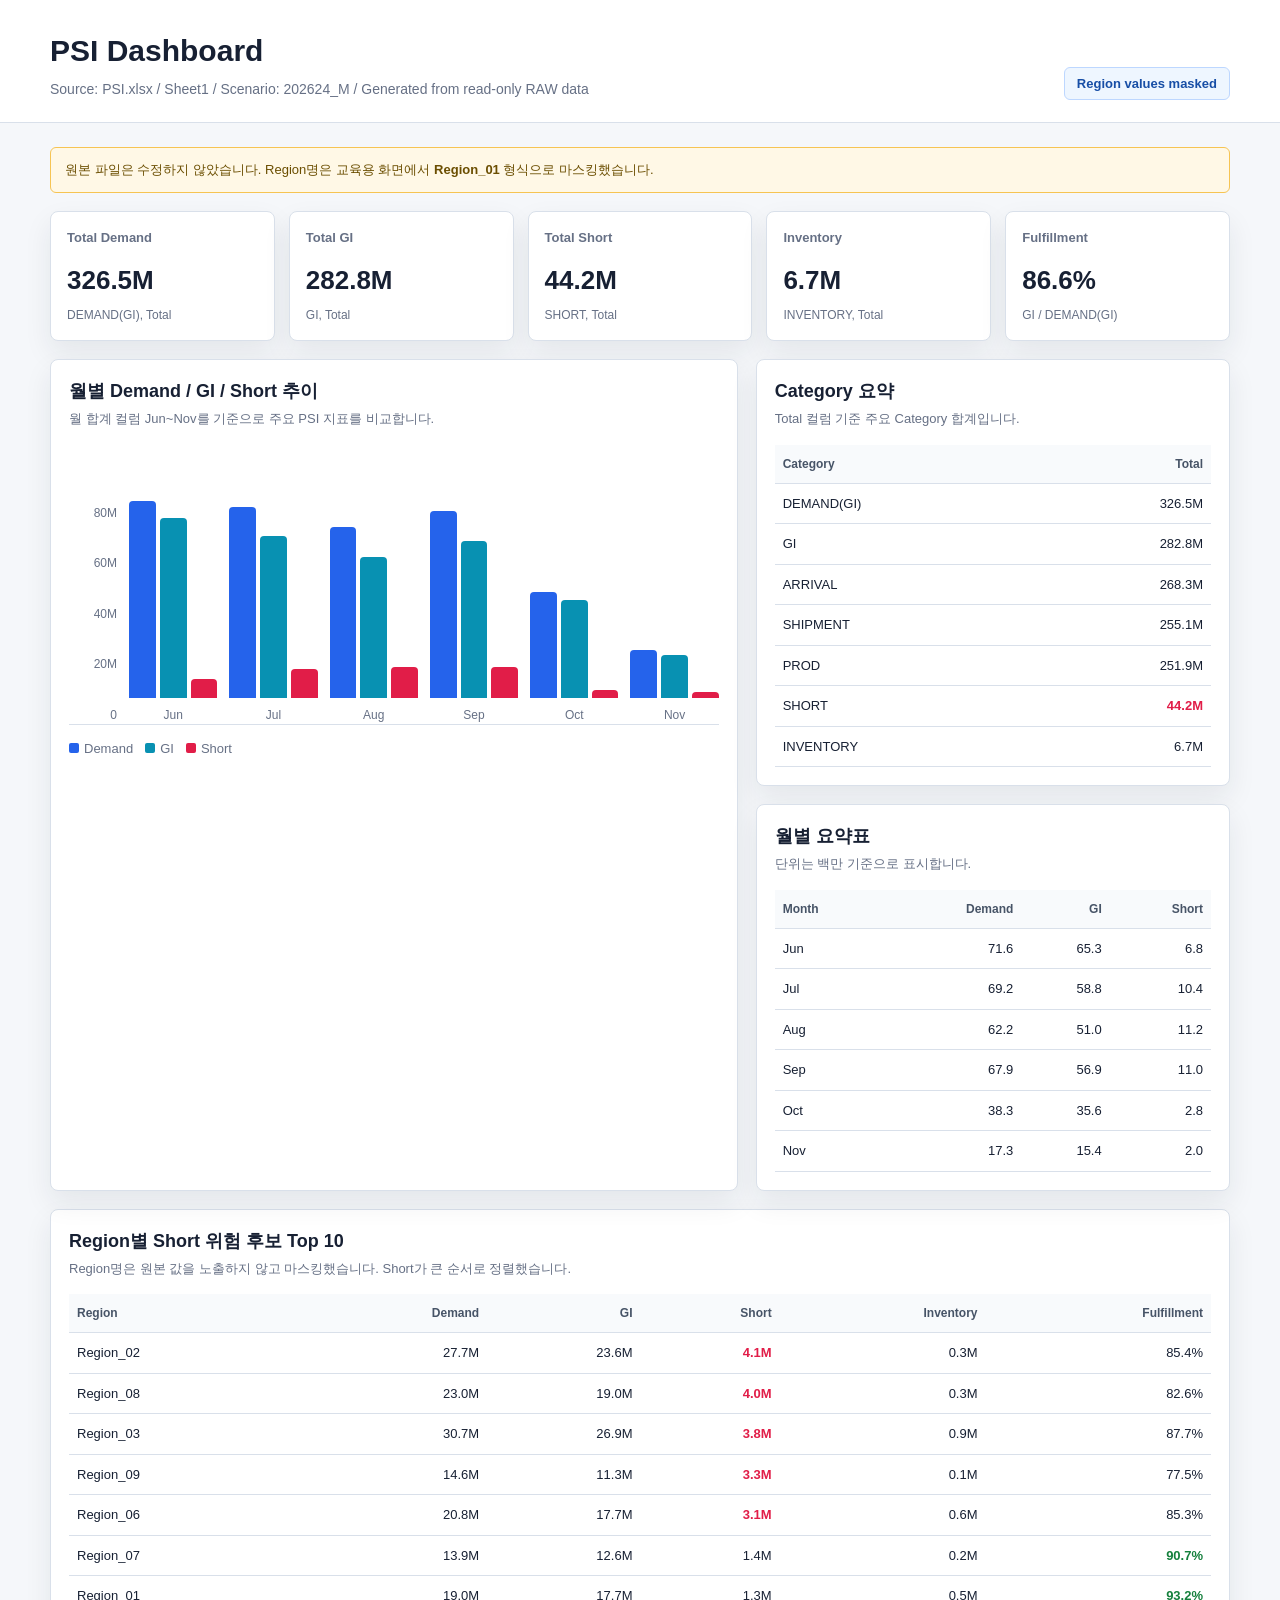
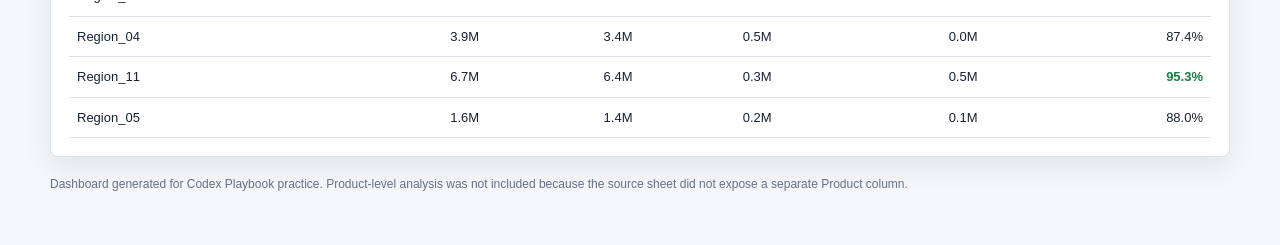
<file: v1.4.5/examples/psi-dashboard/dashboard.html>
<!doctype html>
<html lang="ko">
  <head>
    <meta charset="utf-8" />
    <meta name="viewport" content="width=device-width, initial-scale=1" />
    <title>PSI Dashboard</title>
    <style>
      :root {
        color-scheme: light;
        --bg: #f5f7fa;
        --panel: #ffffff;
        --ink: #172033;
        --muted: #667085;
        --line: #d9e0ea;
        --blue: #2563eb;
        --teal: #0891b2;
        --amber: #d97706;
        --rose: #e11d48;
        --green: #15803d;
        --shadow: 0 12px 28px rgba(23, 32, 51, 0.08);
      }

      * {
        box-sizing: border-box;
      }

      body {
        margin: 0;
        background: var(--bg);
        color: var(--ink);
        font-family: "Segoe UI", "Malgun Gothic", Arial, sans-serif;
        line-height: 1.5;
      }

      header {
        background: #ffffff;
        border-bottom: 1px solid var(--line);
      }

      .wrap {
        width: min(1180px, calc(100% - 32px));
        margin: 0 auto;
      }

      .topbar {
        display: flex;
        align-items: flex-end;
        justify-content: space-between;
        gap: 24px;
        padding: 28px 0 22px;
      }

      h1 {
        margin: 0 0 6px;
        font-size: 30px;
        font-weight: 760;
        letter-spacing: 0;
      }

      .subtitle {
        margin: 0;
        color: var(--muted);
        font-size: 14px;
      }

      .badge {
        display: inline-flex;
        align-items: center;
        min-height: 32px;
        padding: 6px 12px;
        border: 1px solid #bdd7ff;
        border-radius: 6px;
        background: #eef6ff;
        color: #174ea6;
        font-size: 13px;
        font-weight: 700;
        white-space: nowrap;
      }

      main {
        padding: 24px 0 40px;
      }

      .notice {
        margin-bottom: 18px;
        padding: 12px 14px;
        border: 1px solid #f6c453;
        border-radius: 6px;
        background: #fff8e6;
        color: #6b4e00;
        font-size: 13px;
      }

      .kpis {
        display: grid;
        grid-template-columns: repeat(5, minmax(0, 1fr));
        gap: 14px;
        margin-bottom: 18px;
      }

      .kpi,
      .panel {
        background: var(--panel);
        border: 1px solid var(--line);
        border-radius: 8px;
        box-shadow: var(--shadow);
      }

      .kpi {
        padding: 16px;
        min-height: 116px;
      }

      .kpi span {
        display: block;
        color: var(--muted);
        font-size: 13px;
        font-weight: 700;
      }

      .kpi strong {
        display: block;
        margin-top: 14px;
        font-size: 26px;
        letter-spacing: 0;
      }

      .kpi small {
        display: block;
        margin-top: 6px;
        color: var(--muted);
        font-size: 12px;
      }

      .grid {
        display: grid;
        grid-template-columns: 1.45fr 1fr;
        gap: 18px;
      }

      .panel {
        padding: 18px;
        min-width: 0;
      }

      .panel h2 {
        margin: 0 0 4px;
        font-size: 18px;
        letter-spacing: 0;
      }

      .panel p {
        margin: 0 0 16px;
        color: var(--muted);
        font-size: 13px;
      }

      .chart {
        display: grid;
        grid-template-columns: 48px repeat(6, minmax(50px, 1fr));
        align-items: end;
        gap: 12px;
        min-height: 280px;
        padding-top: 8px;
        border-bottom: 1px solid var(--line);
      }

      .axis {
        display: flex;
        flex-direction: column;
        justify-content: space-between;
        height: 220px;
        color: var(--muted);
        font-size: 12px;
        text-align: right;
      }

      .bar-group {
        display: grid;
        grid-template-columns: repeat(3, 1fr);
        align-items: end;
        gap: 4px;
        height: 220px;
      }

      .bar {
        border-radius: 4px 4px 0 0;
        min-height: 3px;
      }

      .bar.demand {
        background: var(--blue);
      }

      .bar.gi {
        background: var(--teal);
      }

      .bar.short {
        background: var(--rose);
      }

      .month {
        grid-column: span 3;
        margin-top: 8px;
        color: var(--muted);
        font-size: 12px;
        text-align: center;
      }

      .legend {
        display: flex;
        flex-wrap: wrap;
        gap: 12px;
        margin-top: 14px;
        color: var(--muted);
        font-size: 13px;
      }

      .legend i {
        display: inline-block;
        width: 10px;
        height: 10px;
        margin-right: 5px;
        border-radius: 2px;
      }

      table {
        width: 100%;
        border-collapse: collapse;
        font-size: 13px;
      }

      th,
      td {
        padding: 10px 8px;
        border-bottom: 1px solid var(--line);
        text-align: right;
        vertical-align: middle;
      }

      th:first-child,
      td:first-child {
        text-align: left;
      }

      th {
        color: #475467;
        font-size: 12px;
        font-weight: 760;
        background: #f8fafc;
      }

      .risk-high {
        color: var(--rose);
        font-weight: 760;
      }

      .risk-good {
        color: var(--green);
        font-weight: 760;
      }

      .stack {
        display: grid;
        gap: 18px;
      }

      .footer-note {
        margin-top: 18px;
        color: var(--muted);
        font-size: 12px;
      }

      @media (max-width: 980px) {
        .kpis {
          grid-template-columns: repeat(2, minmax(0, 1fr));
        }

        .grid {
          grid-template-columns: 1fr;
        }

        .topbar {
          align-items: flex-start;
          flex-direction: column;
        }
      }

      @media (max-width: 640px) {
        .wrap {
          width: min(100% - 20px, 1180px);
        }

        .kpis {
          grid-template-columns: 1fr;
        }

        .chart {
          grid-template-columns: 38px repeat(6, minmax(34px, 1fr));
          gap: 6px;
        }

        th,
        td {
          padding: 8px 6px;
          font-size: 12px;
        }
      }
    </style>
  </head>
  <body>
    <header>
      <div class="wrap topbar">
        <div>
          <h1>PSI Dashboard</h1>
          <p class="subtitle">Source: PSI.xlsx / Sheet1 / Scenario: 202624_M / Generated from read-only RAW data</p>
        </div>
        <span class="badge">Region values masked</span>
      </div>
    </header>

    <main class="wrap">
      <div class="notice">
        원본 파일은 수정하지 않았습니다. Region명은 교육용 화면에서 <strong>Region_01</strong> 형식으로 마스킹했습니다.
      </div>

      <section class="kpis" aria-label="핵심 KPI">
        <article class="kpi">
          <span>Total Demand</span>
          <strong>326.5M</strong>
          <small>DEMAND(GI), Total</small>
        </article>
        <article class="kpi">
          <span>Total GI</span>
          <strong>282.8M</strong>
          <small>GI, Total</small>
        </article>
        <article class="kpi">
          <span>Total Short</span>
          <strong>44.2M</strong>
          <small>SHORT, Total</small>
        </article>
        <article class="kpi">
          <span>Inventory</span>
          <strong>6.7M</strong>
          <small>INVENTORY, Total</small>
        </article>
        <article class="kpi">
          <span>Fulfillment</span>
          <strong>86.6%</strong>
          <small>GI / DEMAND(GI)</small>
        </article>
      </section>

      <section class="grid">
        <article class="panel">
          <h2>월별 Demand / GI / Short 추이</h2>
          <p>월 합계 컬럼 Jun~Nov를 기준으로 주요 PSI 지표를 비교합니다.</p>
          <div class="chart" aria-label="월별 막대 차트">
            <div class="axis">
              <span>80M</span>
              <span>60M</span>
              <span>40M</span>
              <span>20M</span>
              <span>0</span>
            </div>
            <div>
              <div class="bar-group">
                <div class="bar demand" style="height: 89.5%" title="Jun Demand 71.6M"></div>
                <div class="bar gi" style="height: 81.6%" title="Jun GI 65.3M"></div>
                <div class="bar short" style="height: 8.5%" title="Jun Short 6.8M"></div>
              </div>
              <div class="month">Jun</div>
            </div>
            <div>
              <div class="bar-group">
                <div class="bar demand" style="height: 86.4%" title="Jul Demand 69.2M"></div>
                <div class="bar gi" style="height: 73.5%" title="Jul GI 58.8M"></div>
                <div class="bar short" style="height: 13.0%" title="Jul Short 10.4M"></div>
              </div>
              <div class="month">Jul</div>
            </div>
            <div>
              <div class="bar-group">
                <div class="bar demand" style="height: 77.7%" title="Aug Demand 62.2M"></div>
                <div class="bar gi" style="height: 63.7%" title="Aug GI 51.0M"></div>
                <div class="bar short" style="height: 14.0%" title="Aug Short 11.2M"></div>
              </div>
              <div class="month">Aug</div>
            </div>
            <div>
              <div class="bar-group">
                <div class="bar demand" style="height: 84.9%" title="Sep Demand 67.9M"></div>
                <div class="bar gi" style="height: 71.1%" title="Sep GI 56.9M"></div>
                <div class="bar short" style="height: 13.8%" title="Sep Short 11.0M"></div>
              </div>
              <div class="month">Sep</div>
            </div>
            <div>
              <div class="bar-group">
                <div class="bar demand" style="height: 47.9%" title="Oct Demand 38.3M"></div>
                <div class="bar gi" style="height: 44.4%" title="Oct GI 35.6M"></div>
                <div class="bar short" style="height: 3.5%" title="Oct Short 2.8M"></div>
              </div>
              <div class="month">Oct</div>
            </div>
            <div>
              <div class="bar-group">
                <div class="bar demand" style="height: 21.7%" title="Nov Demand 17.3M"></div>
                <div class="bar gi" style="height: 19.2%" title="Nov GI 15.4M"></div>
                <div class="bar short" style="height: 2.5%" title="Nov Short 2.0M"></div>
              </div>
              <div class="month">Nov</div>
            </div>
          </div>
          <div class="legend">
            <span><i style="background: var(--blue)"></i>Demand</span>
            <span><i style="background: var(--teal)"></i>GI</span>
            <span><i style="background: var(--rose)"></i>Short</span>
          </div>
        </article>

        <div class="stack">
          <article class="panel">
            <h2>Category 요약</h2>
            <p>Total 컬럼 기준 주요 Category 합계입니다.</p>
            <table>
              <thead>
                <tr>
                  <th>Category</th>
                  <th>Total</th>
                </tr>
              </thead>
              <tbody>
                <tr><td>DEMAND(GI)</td><td>326.5M</td></tr>
                <tr><td>GI</td><td>282.8M</td></tr>
                <tr><td>ARRIVAL</td><td>268.3M</td></tr>
                <tr><td>SHIPMENT</td><td>255.1M</td></tr>
                <tr><td>PROD</td><td>251.9M</td></tr>
                <tr><td>SHORT</td><td class="risk-high">44.2M</td></tr>
                <tr><td>INVENTORY</td><td>6.7M</td></tr>
              </tbody>
            </table>
          </article>

          <article class="panel">
            <h2>월별 요약표</h2>
            <p>단위는 백만 기준으로 표시합니다.</p>
            <table>
              <thead>
                <tr>
                  <th>Month</th>
                  <th>Demand</th>
                  <th>GI</th>
                  <th>Short</th>
                </tr>
              </thead>
              <tbody>
                <tr><td>Jun</td><td>71.6</td><td>65.3</td><td>6.8</td></tr>
                <tr><td>Jul</td><td>69.2</td><td>58.8</td><td>10.4</td></tr>
                <tr><td>Aug</td><td>62.2</td><td>51.0</td><td>11.2</td></tr>
                <tr><td>Sep</td><td>67.9</td><td>56.9</td><td>11.0</td></tr>
                <tr><td>Oct</td><td>38.3</td><td>35.6</td><td>2.8</td></tr>
                <tr><td>Nov</td><td>17.3</td><td>15.4</td><td>2.0</td></tr>
              </tbody>
            </table>
          </article>
        </div>
      </section>

      <section class="panel" style="margin-top: 18px">
        <h2>Region별 Short 위험 후보 Top 10</h2>
        <p>Region명은 원본 값을 노출하지 않고 마스킹했습니다. Short가 큰 순서로 정렬했습니다.</p>
        <table>
          <thead>
            <tr>
              <th>Region</th>
              <th>Demand</th>
              <th>GI</th>
              <th>Short</th>
              <th>Inventory</th>
              <th>Fulfillment</th>
            </tr>
          </thead>
          <tbody>
            <tr><td>Region_02</td><td>27.7M</td><td>23.6M</td><td class="risk-high">4.1M</td><td>0.3M</td><td>85.4%</td></tr>
            <tr><td>Region_08</td><td>23.0M</td><td>19.0M</td><td class="risk-high">4.0M</td><td>0.3M</td><td>82.6%</td></tr>
            <tr><td>Region_03</td><td>30.7M</td><td>26.9M</td><td class="risk-high">3.8M</td><td>0.9M</td><td>87.7%</td></tr>
            <tr><td>Region_09</td><td>14.6M</td><td>11.3M</td><td class="risk-high">3.3M</td><td>0.1M</td><td>77.5%</td></tr>
            <tr><td>Region_06</td><td>20.8M</td><td>17.7M</td><td class="risk-high">3.1M</td><td>0.6M</td><td>85.3%</td></tr>
            <tr><td>Region_07</td><td>13.9M</td><td>12.6M</td><td>1.4M</td><td>0.2M</td><td class="risk-good">90.7%</td></tr>
            <tr><td>Region_01</td><td>19.0M</td><td>17.7M</td><td>1.3M</td><td>0.5M</td><td class="risk-good">93.2%</td></tr>
            <tr><td>Region_04</td><td>3.9M</td><td>3.4M</td><td>0.5M</td><td>0.0M</td><td>87.4%</td></tr>
            <tr><td>Region_11</td><td>6.7M</td><td>6.4M</td><td>0.3M</td><td>0.5M</td><td class="risk-good">95.3%</td></tr>
            <tr><td>Region_05</td><td>1.6M</td><td>1.4M</td><td>0.2M</td><td>0.1M</td><td>88.0%</td></tr>
          </tbody>
        </table>
      </section>

      <p class="footer-note">
        Dashboard generated for Codex Playbook practice. Product-level analysis was not included because the source sheet did not expose a separate Product column.
      </p>
    </main>
  </body>
</html>
</file>
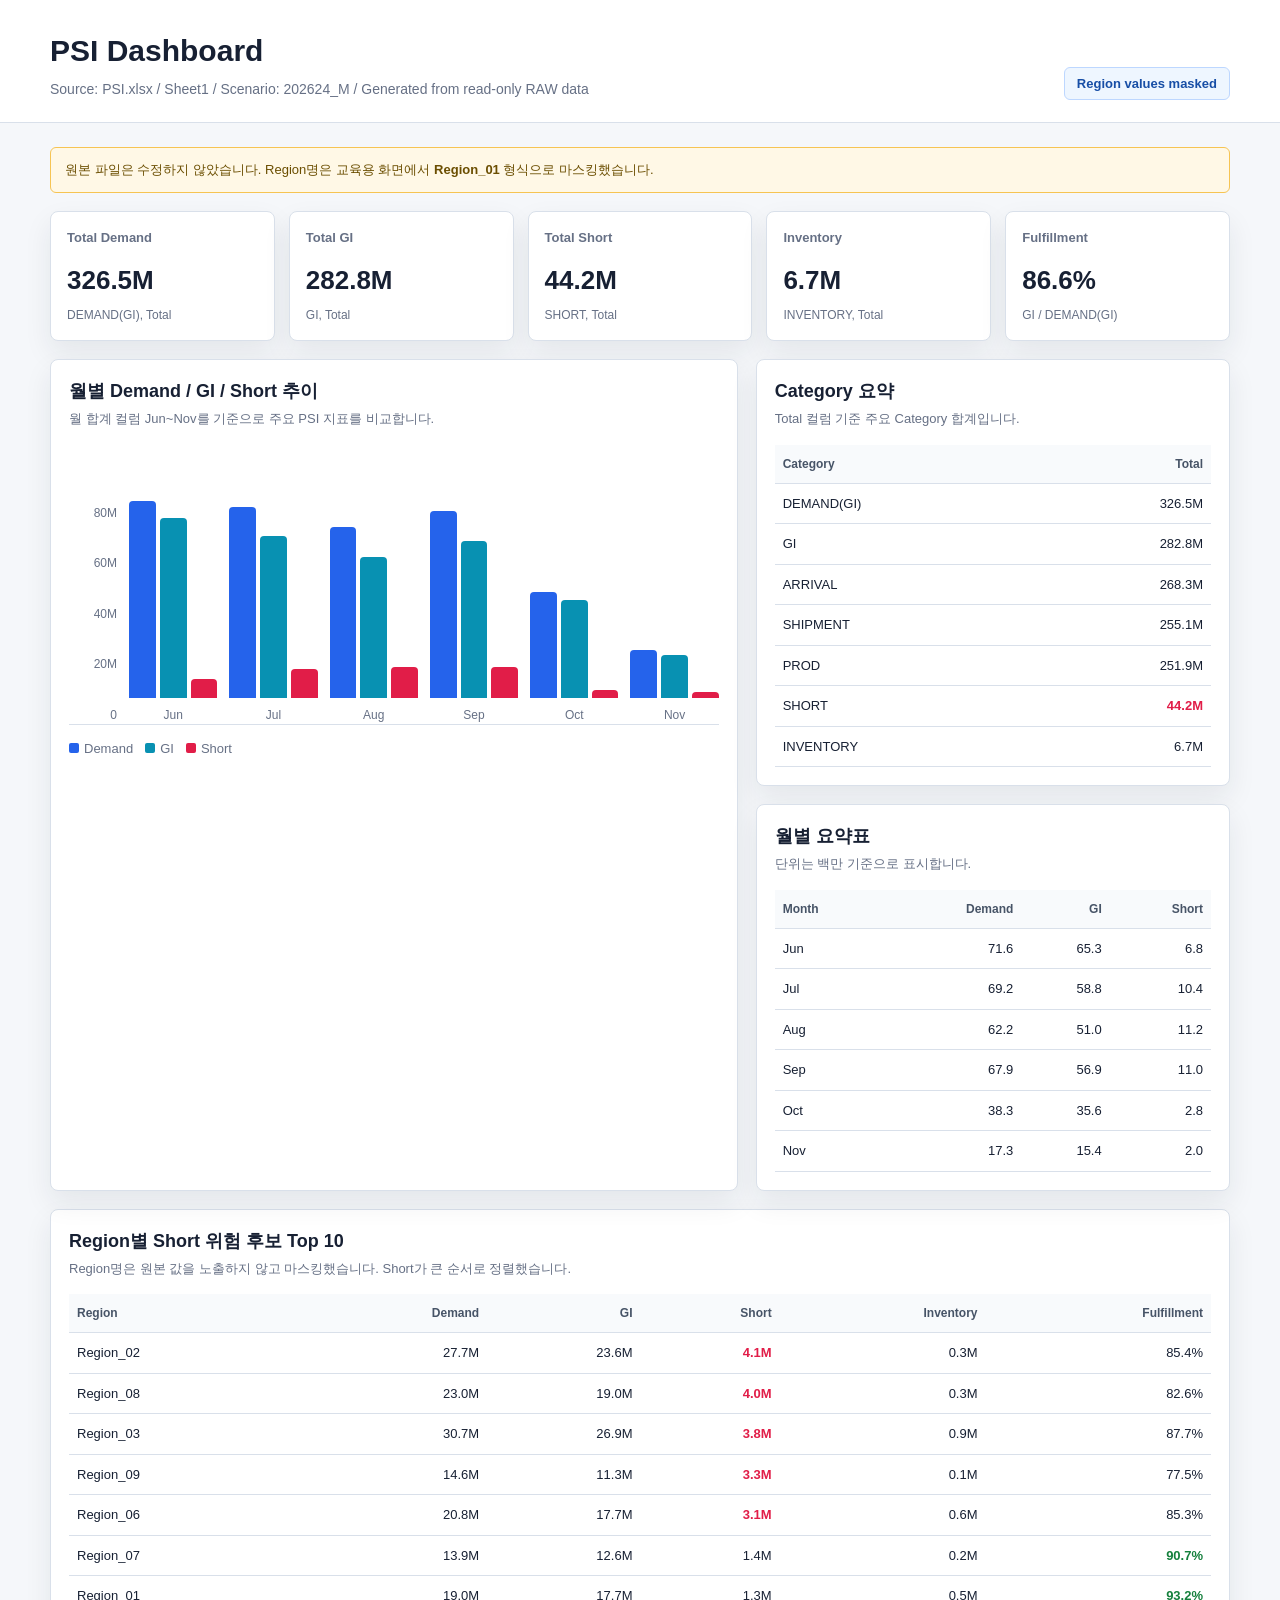
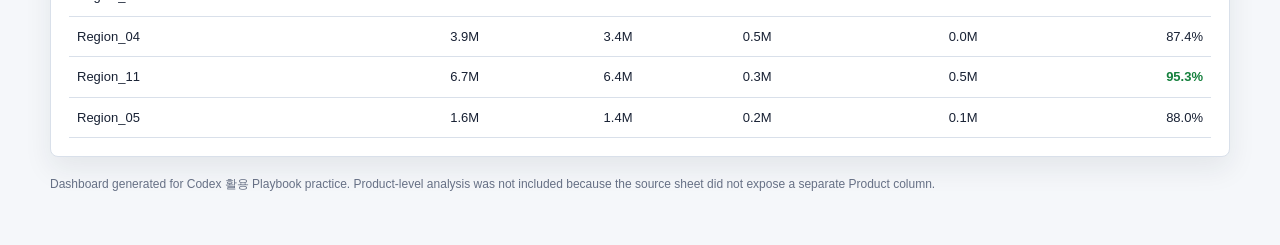
<file: v1.5/examples/psi-dashboard/dashboard.html>
<!doctype html>
<html lang="ko">
  <head>
    <meta charset="utf-8" />
    <meta name="viewport" content="width=device-width, initial-scale=1" />
    <title>PSI Dashboard</title>
    <style>
      :root {
        color-scheme: light;
        --bg: #f5f7fa;
        --panel: #ffffff;
        --ink: #172033;
        --muted: #667085;
        --line: #d9e0ea;
        --blue: #2563eb;
        --teal: #0891b2;
        --amber: #d97706;
        --rose: #e11d48;
        --green: #15803d;
        --shadow: 0 12px 28px rgba(23, 32, 51, 0.08);
      }

      * {
        box-sizing: border-box;
      }

      body {
        margin: 0;
        background: var(--bg);
        color: var(--ink);
        font-family: "Segoe UI", "Malgun Gothic", Arial, sans-serif;
        line-height: 1.5;
      }

      header {
        background: #ffffff;
        border-bottom: 1px solid var(--line);
      }

      .wrap {
        width: min(1180px, calc(100% - 32px));
        margin: 0 auto;
      }

      .topbar {
        display: flex;
        align-items: flex-end;
        justify-content: space-between;
        gap: 24px;
        padding: 28px 0 22px;
      }

      h1 {
        margin: 0 0 6px;
        font-size: 30px;
        font-weight: 760;
        letter-spacing: 0;
      }

      .subtitle {
        margin: 0;
        color: var(--muted);
        font-size: 14px;
      }

      .badge {
        display: inline-flex;
        align-items: center;
        min-height: 32px;
        padding: 6px 12px;
        border: 1px solid #bdd7ff;
        border-radius: 6px;
        background: #eef6ff;
        color: #174ea6;
        font-size: 13px;
        font-weight: 700;
        white-space: nowrap;
      }

      main {
        padding: 24px 0 40px;
      }

      .notice {
        margin-bottom: 18px;
        padding: 12px 14px;
        border: 1px solid #f6c453;
        border-radius: 6px;
        background: #fff8e6;
        color: #6b4e00;
        font-size: 13px;
      }

      .kpis {
        display: grid;
        grid-template-columns: repeat(5, minmax(0, 1fr));
        gap: 14px;
        margin-bottom: 18px;
      }

      .kpi,
      .panel {
        background: var(--panel);
        border: 1px solid var(--line);
        border-radius: 8px;
        box-shadow: var(--shadow);
      }

      .kpi {
        padding: 16px;
        min-height: 116px;
      }

      .kpi span {
        display: block;
        color: var(--muted);
        font-size: 13px;
        font-weight: 700;
      }

      .kpi strong {
        display: block;
        margin-top: 14px;
        font-size: 26px;
        letter-spacing: 0;
      }

      .kpi small {
        display: block;
        margin-top: 6px;
        color: var(--muted);
        font-size: 12px;
      }

      .grid {
        display: grid;
        grid-template-columns: 1.45fr 1fr;
        gap: 18px;
      }

      .panel {
        padding: 18px;
        min-width: 0;
      }

      .panel h2 {
        margin: 0 0 4px;
        font-size: 18px;
        letter-spacing: 0;
      }

      .panel p {
        margin: 0 0 16px;
        color: var(--muted);
        font-size: 13px;
      }

      .chart {
        display: grid;
        grid-template-columns: 48px repeat(6, minmax(50px, 1fr));
        align-items: end;
        gap: 12px;
        min-height: 280px;
        padding-top: 8px;
        border-bottom: 1px solid var(--line);
      }

      .axis {
        display: flex;
        flex-direction: column;
        justify-content: space-between;
        height: 220px;
        color: var(--muted);
        font-size: 12px;
        text-align: right;
      }

      .bar-group {
        display: grid;
        grid-template-columns: repeat(3, 1fr);
        align-items: end;
        gap: 4px;
        height: 220px;
      }

      .bar {
        border-radius: 4px 4px 0 0;
        min-height: 3px;
      }

      .bar.demand {
        background: var(--blue);
      }

      .bar.gi {
        background: var(--teal);
      }

      .bar.short {
        background: var(--rose);
      }

      .month {
        grid-column: span 3;
        margin-top: 8px;
        color: var(--muted);
        font-size: 12px;
        text-align: center;
      }

      .legend {
        display: flex;
        flex-wrap: wrap;
        gap: 12px;
        margin-top: 14px;
        color: var(--muted);
        font-size: 13px;
      }

      .legend i {
        display: inline-block;
        width: 10px;
        height: 10px;
        margin-right: 5px;
        border-radius: 2px;
      }

      table {
        width: 100%;
        border-collapse: collapse;
        font-size: 13px;
      }

      th,
      td {
        padding: 10px 8px;
        border-bottom: 1px solid var(--line);
        text-align: right;
        vertical-align: middle;
      }

      th:first-child,
      td:first-child {
        text-align: left;
      }

      th {
        color: #475467;
        font-size: 12px;
        font-weight: 760;
        background: #f8fafc;
      }

      .risk-high {
        color: var(--rose);
        font-weight: 760;
      }

      .risk-good {
        color: var(--green);
        font-weight: 760;
      }

      .stack {
        display: grid;
        gap: 18px;
      }

      .footer-note {
        margin-top: 18px;
        color: var(--muted);
        font-size: 12px;
      }

      @media (max-width: 980px) {
        .kpis {
          grid-template-columns: repeat(2, minmax(0, 1fr));
        }

        .grid {
          grid-template-columns: 1fr;
        }

        .topbar {
          align-items: flex-start;
          flex-direction: column;
        }
      }

      @media (max-width: 640px) {
        .wrap {
          width: min(100% - 20px, 1180px);
        }

        .kpis {
          grid-template-columns: 1fr;
        }

        .chart {
          grid-template-columns: 38px repeat(6, minmax(34px, 1fr));
          gap: 6px;
        }

        th,
        td {
          padding: 8px 6px;
          font-size: 12px;
        }
      }
    </style>
  </head>
  <body>
    <header>
      <div class="wrap topbar">
        <div>
          <h1>PSI Dashboard</h1>
          <p class="subtitle">Source: PSI.xlsx / Sheet1 / Scenario: 202624_M / Generated from read-only RAW data</p>
        </div>
        <span class="badge">Region values masked</span>
      </div>
    </header>

    <main class="wrap">
      <div class="notice">
        원본 파일은 수정하지 않았습니다. Region명은 교육용 화면에서 <strong>Region_01</strong> 형식으로 마스킹했습니다.
      </div>

      <section class="kpis" aria-label="핵심 KPI">
        <article class="kpi">
          <span>Total Demand</span>
          <strong>326.5M</strong>
          <small>DEMAND(GI), Total</small>
        </article>
        <article class="kpi">
          <span>Total GI</span>
          <strong>282.8M</strong>
          <small>GI, Total</small>
        </article>
        <article class="kpi">
          <span>Total Short</span>
          <strong>44.2M</strong>
          <small>SHORT, Total</small>
        </article>
        <article class="kpi">
          <span>Inventory</span>
          <strong>6.7M</strong>
          <small>INVENTORY, Total</small>
        </article>
        <article class="kpi">
          <span>Fulfillment</span>
          <strong>86.6%</strong>
          <small>GI / DEMAND(GI)</small>
        </article>
      </section>

      <section class="grid">
        <article class="panel">
          <h2>월별 Demand / GI / Short 추이</h2>
          <p>월 합계 컬럼 Jun~Nov를 기준으로 주요 PSI 지표를 비교합니다.</p>
          <div class="chart" aria-label="월별 막대 차트">
            <div class="axis">
              <span>80M</span>
              <span>60M</span>
              <span>40M</span>
              <span>20M</span>
              <span>0</span>
            </div>
            <div>
              <div class="bar-group">
                <div class="bar demand" style="height: 89.5%" title="Jun Demand 71.6M"></div>
                <div class="bar gi" style="height: 81.6%" title="Jun GI 65.3M"></div>
                <div class="bar short" style="height: 8.5%" title="Jun Short 6.8M"></div>
              </div>
              <div class="month">Jun</div>
            </div>
            <div>
              <div class="bar-group">
                <div class="bar demand" style="height: 86.4%" title="Jul Demand 69.2M"></div>
                <div class="bar gi" style="height: 73.5%" title="Jul GI 58.8M"></div>
                <div class="bar short" style="height: 13.0%" title="Jul Short 10.4M"></div>
              </div>
              <div class="month">Jul</div>
            </div>
            <div>
              <div class="bar-group">
                <div class="bar demand" style="height: 77.7%" title="Aug Demand 62.2M"></div>
                <div class="bar gi" style="height: 63.7%" title="Aug GI 51.0M"></div>
                <div class="bar short" style="height: 14.0%" title="Aug Short 11.2M"></div>
              </div>
              <div class="month">Aug</div>
            </div>
            <div>
              <div class="bar-group">
                <div class="bar demand" style="height: 84.9%" title="Sep Demand 67.9M"></div>
                <div class="bar gi" style="height: 71.1%" title="Sep GI 56.9M"></div>
                <div class="bar short" style="height: 13.8%" title="Sep Short 11.0M"></div>
              </div>
              <div class="month">Sep</div>
            </div>
            <div>
              <div class="bar-group">
                <div class="bar demand" style="height: 47.9%" title="Oct Demand 38.3M"></div>
                <div class="bar gi" style="height: 44.4%" title="Oct GI 35.6M"></div>
                <div class="bar short" style="height: 3.5%" title="Oct Short 2.8M"></div>
              </div>
              <div class="month">Oct</div>
            </div>
            <div>
              <div class="bar-group">
                <div class="bar demand" style="height: 21.7%" title="Nov Demand 17.3M"></div>
                <div class="bar gi" style="height: 19.2%" title="Nov GI 15.4M"></div>
                <div class="bar short" style="height: 2.5%" title="Nov Short 2.0M"></div>
              </div>
              <div class="month">Nov</div>
            </div>
          </div>
          <div class="legend">
            <span><i style="background: var(--blue)"></i>Demand</span>
            <span><i style="background: var(--teal)"></i>GI</span>
            <span><i style="background: var(--rose)"></i>Short</span>
          </div>
        </article>

        <div class="stack">
          <article class="panel">
            <h2>Category 요약</h2>
            <p>Total 컬럼 기준 주요 Category 합계입니다.</p>
            <table>
              <thead>
                <tr>
                  <th>Category</th>
                  <th>Total</th>
                </tr>
              </thead>
              <tbody>
                <tr><td>DEMAND(GI)</td><td>326.5M</td></tr>
                <tr><td>GI</td><td>282.8M</td></tr>
                <tr><td>ARRIVAL</td><td>268.3M</td></tr>
                <tr><td>SHIPMENT</td><td>255.1M</td></tr>
                <tr><td>PROD</td><td>251.9M</td></tr>
                <tr><td>SHORT</td><td class="risk-high">44.2M</td></tr>
                <tr><td>INVENTORY</td><td>6.7M</td></tr>
              </tbody>
            </table>
          </article>

          <article class="panel">
            <h2>월별 요약표</h2>
            <p>단위는 백만 기준으로 표시합니다.</p>
            <table>
              <thead>
                <tr>
                  <th>Month</th>
                  <th>Demand</th>
                  <th>GI</th>
                  <th>Short</th>
                </tr>
              </thead>
              <tbody>
                <tr><td>Jun</td><td>71.6</td><td>65.3</td><td>6.8</td></tr>
                <tr><td>Jul</td><td>69.2</td><td>58.8</td><td>10.4</td></tr>
                <tr><td>Aug</td><td>62.2</td><td>51.0</td><td>11.2</td></tr>
                <tr><td>Sep</td><td>67.9</td><td>56.9</td><td>11.0</td></tr>
                <tr><td>Oct</td><td>38.3</td><td>35.6</td><td>2.8</td></tr>
                <tr><td>Nov</td><td>17.3</td><td>15.4</td><td>2.0</td></tr>
              </tbody>
            </table>
          </article>
        </div>
      </section>

      <section class="panel" style="margin-top: 18px">
        <h2>Region별 Short 위험 후보 Top 10</h2>
        <p>Region명은 원본 값을 노출하지 않고 마스킹했습니다. Short가 큰 순서로 정렬했습니다.</p>
        <table>
          <thead>
            <tr>
              <th>Region</th>
              <th>Demand</th>
              <th>GI</th>
              <th>Short</th>
              <th>Inventory</th>
              <th>Fulfillment</th>
            </tr>
          </thead>
          <tbody>
            <tr><td>Region_02</td><td>27.7M</td><td>23.6M</td><td class="risk-high">4.1M</td><td>0.3M</td><td>85.4%</td></tr>
            <tr><td>Region_08</td><td>23.0M</td><td>19.0M</td><td class="risk-high">4.0M</td><td>0.3M</td><td>82.6%</td></tr>
            <tr><td>Region_03</td><td>30.7M</td><td>26.9M</td><td class="risk-high">3.8M</td><td>0.9M</td><td>87.7%</td></tr>
            <tr><td>Region_09</td><td>14.6M</td><td>11.3M</td><td class="risk-high">3.3M</td><td>0.1M</td><td>77.5%</td></tr>
            <tr><td>Region_06</td><td>20.8M</td><td>17.7M</td><td class="risk-high">3.1M</td><td>0.6M</td><td>85.3%</td></tr>
            <tr><td>Region_07</td><td>13.9M</td><td>12.6M</td><td>1.4M</td><td>0.2M</td><td class="risk-good">90.7%</td></tr>
            <tr><td>Region_01</td><td>19.0M</td><td>17.7M</td><td>1.3M</td><td>0.5M</td><td class="risk-good">93.2%</td></tr>
            <tr><td>Region_04</td><td>3.9M</td><td>3.4M</td><td>0.5M</td><td>0.0M</td><td>87.4%</td></tr>
            <tr><td>Region_11</td><td>6.7M</td><td>6.4M</td><td>0.3M</td><td>0.5M</td><td class="risk-good">95.3%</td></tr>
            <tr><td>Region_05</td><td>1.6M</td><td>1.4M</td><td>0.2M</td><td>0.1M</td><td>88.0%</td></tr>
          </tbody>
        </table>
      </section>

      <p class="footer-note">
        Dashboard generated for Codex 활용 Playbook practice. Product-level analysis was not included because the source sheet did not expose a separate Product column.
      </p>
    </main>
  </body>
</html>
</file>
